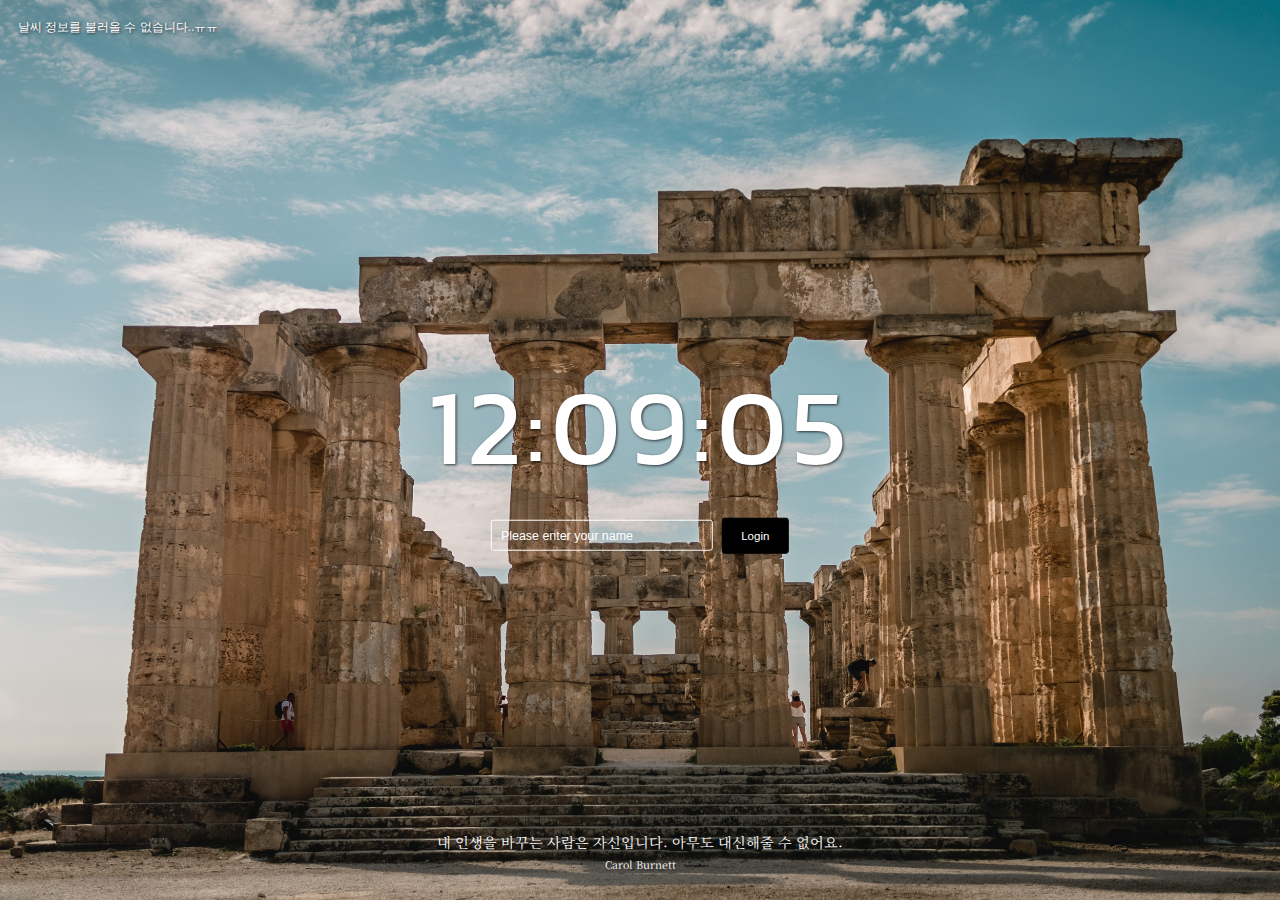
<file: index.html>
<!DOCTYPE html>
<html lang="ko">

<head>
	<meta charset="UTF-8">
	<meta http-equiv="X-UA-Compatible" content="IE=edge">
	<meta name="viewport" content="width=device-width, initial-scale=1.0">
	<link rel="stylesheet" href="css/reset.css">
	<link rel="stylesheet" href="css/style.css">
	<title>Todo List</title>
</head>

<body>
	<div id="content" class="content bg" style="background-image:url('img/01.jpg');">
		<h1 class="hidden-text">Todo List App</h1>
		<div class="center">
			<div id="clock" class="clock">00:00:00</div>
			<div class="login-wrap">
				<form id="login-form" class="login-form hidden">
					<input type="text" class="name-inp" placeholder="Please enter your name" maxlength="15" required />
					<button type="submit" class="btn-comm login-btn">Login</button>
				</form>
				<div id="greeting" class="greeting hidden"></div>
			</div>
			<div class="todo-wrap hidden">
				<form id="todo-form">
					<span class="placeholder">Write a To-do and press enter.</span>
					<input type="text" class="todo-inp" placeholder="" required>
					<div class="inp-line"></div>
				</form>
				<ul id="todo-list" class="todo-list"></ul>
			</div>
		</div>
		<div id="quote" class="quote-wrap">
			<p class="quote"></p>
			<span class="author"></span>
		</div>
		<div id="weather" class="weather-wrap">
			<div class="error"></div>
			<div class="weather">
				<div class="weather-ico">
					<span class="weather-text hidden-text"></span>
				</div>
				<span class="temper"></span>
			</div>
			<div class="city"></div>
		</div>
		<button id="logout" class="btn-comm logout-btn hidden" type="button">Logout</button>
	</div>
	<script src="js/login.js"></script>
	<script src="js/clock.js"></script>
	<script src="js/quotes.js"></script>
	<script src="js/background.js"></script>
	<script src="js/todo.js"></script>
	<script src="js/weather.js"></script>
</body>

</html>
</file>
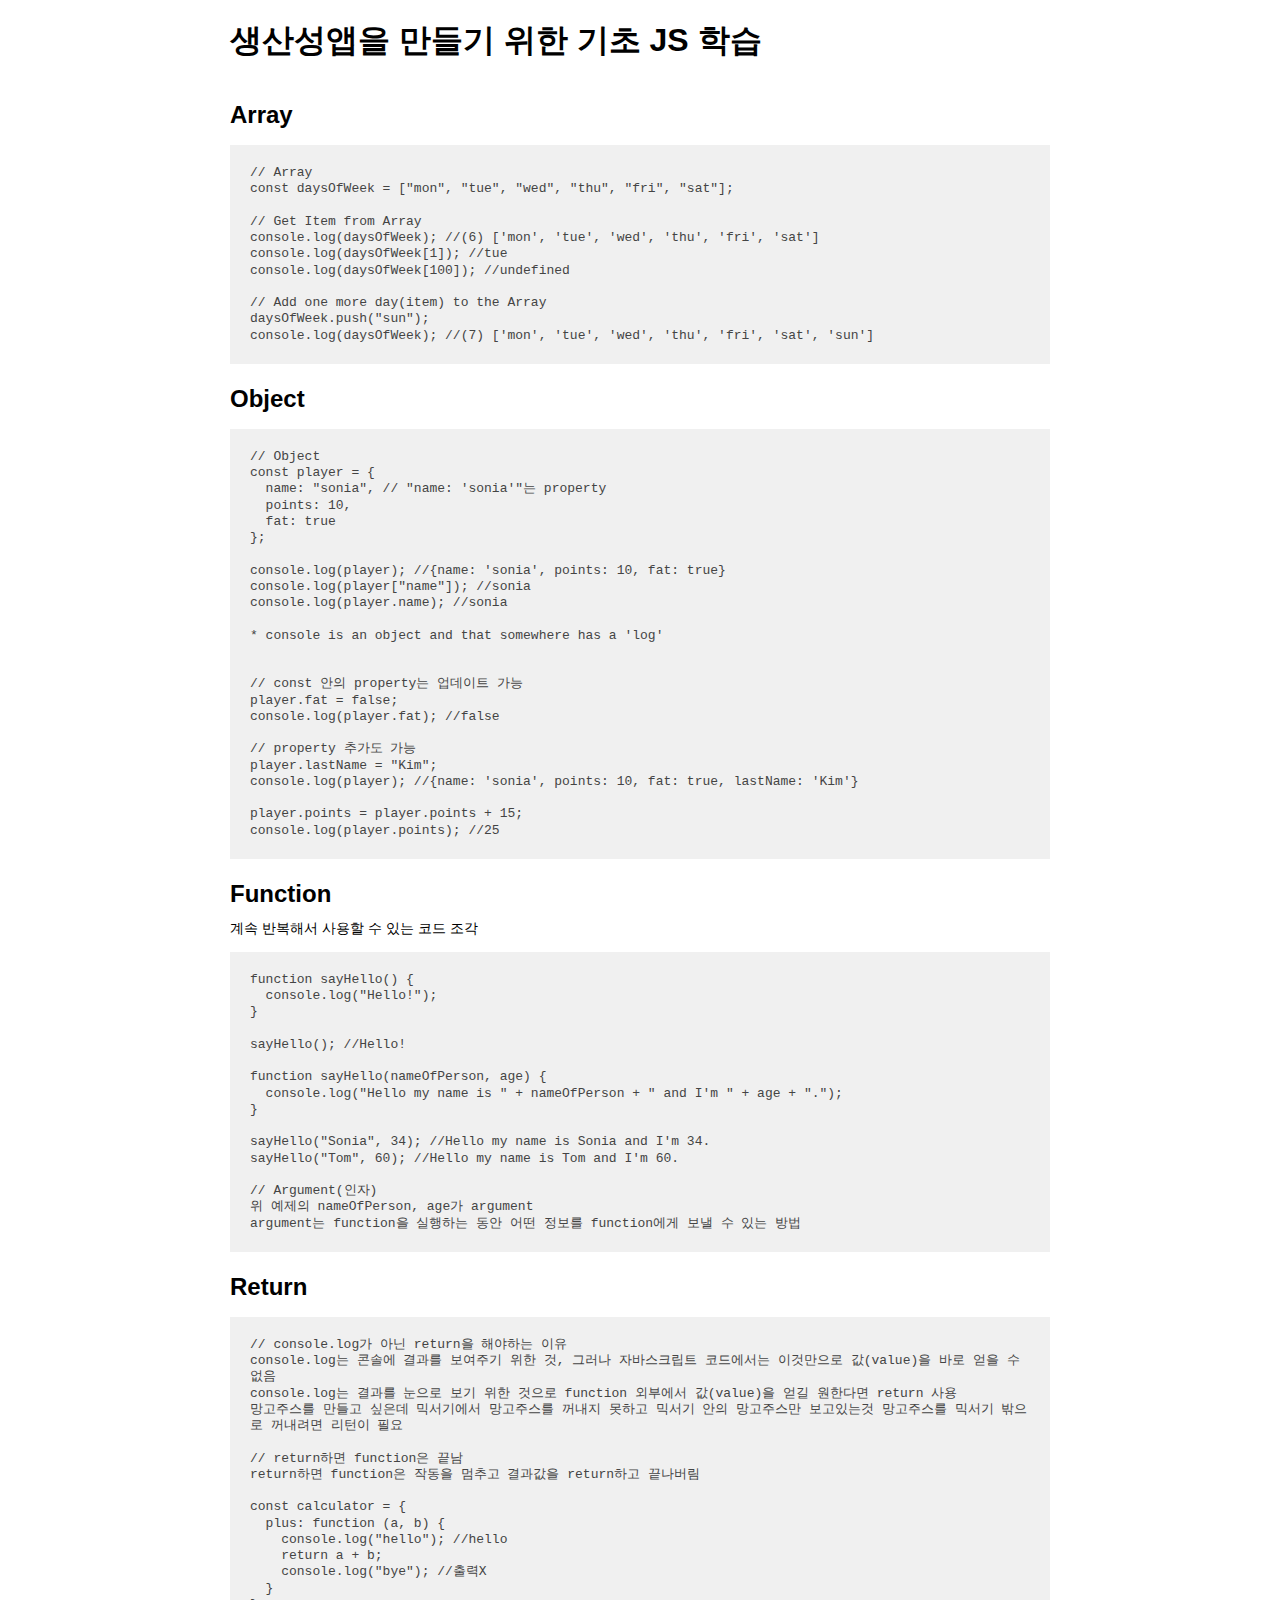
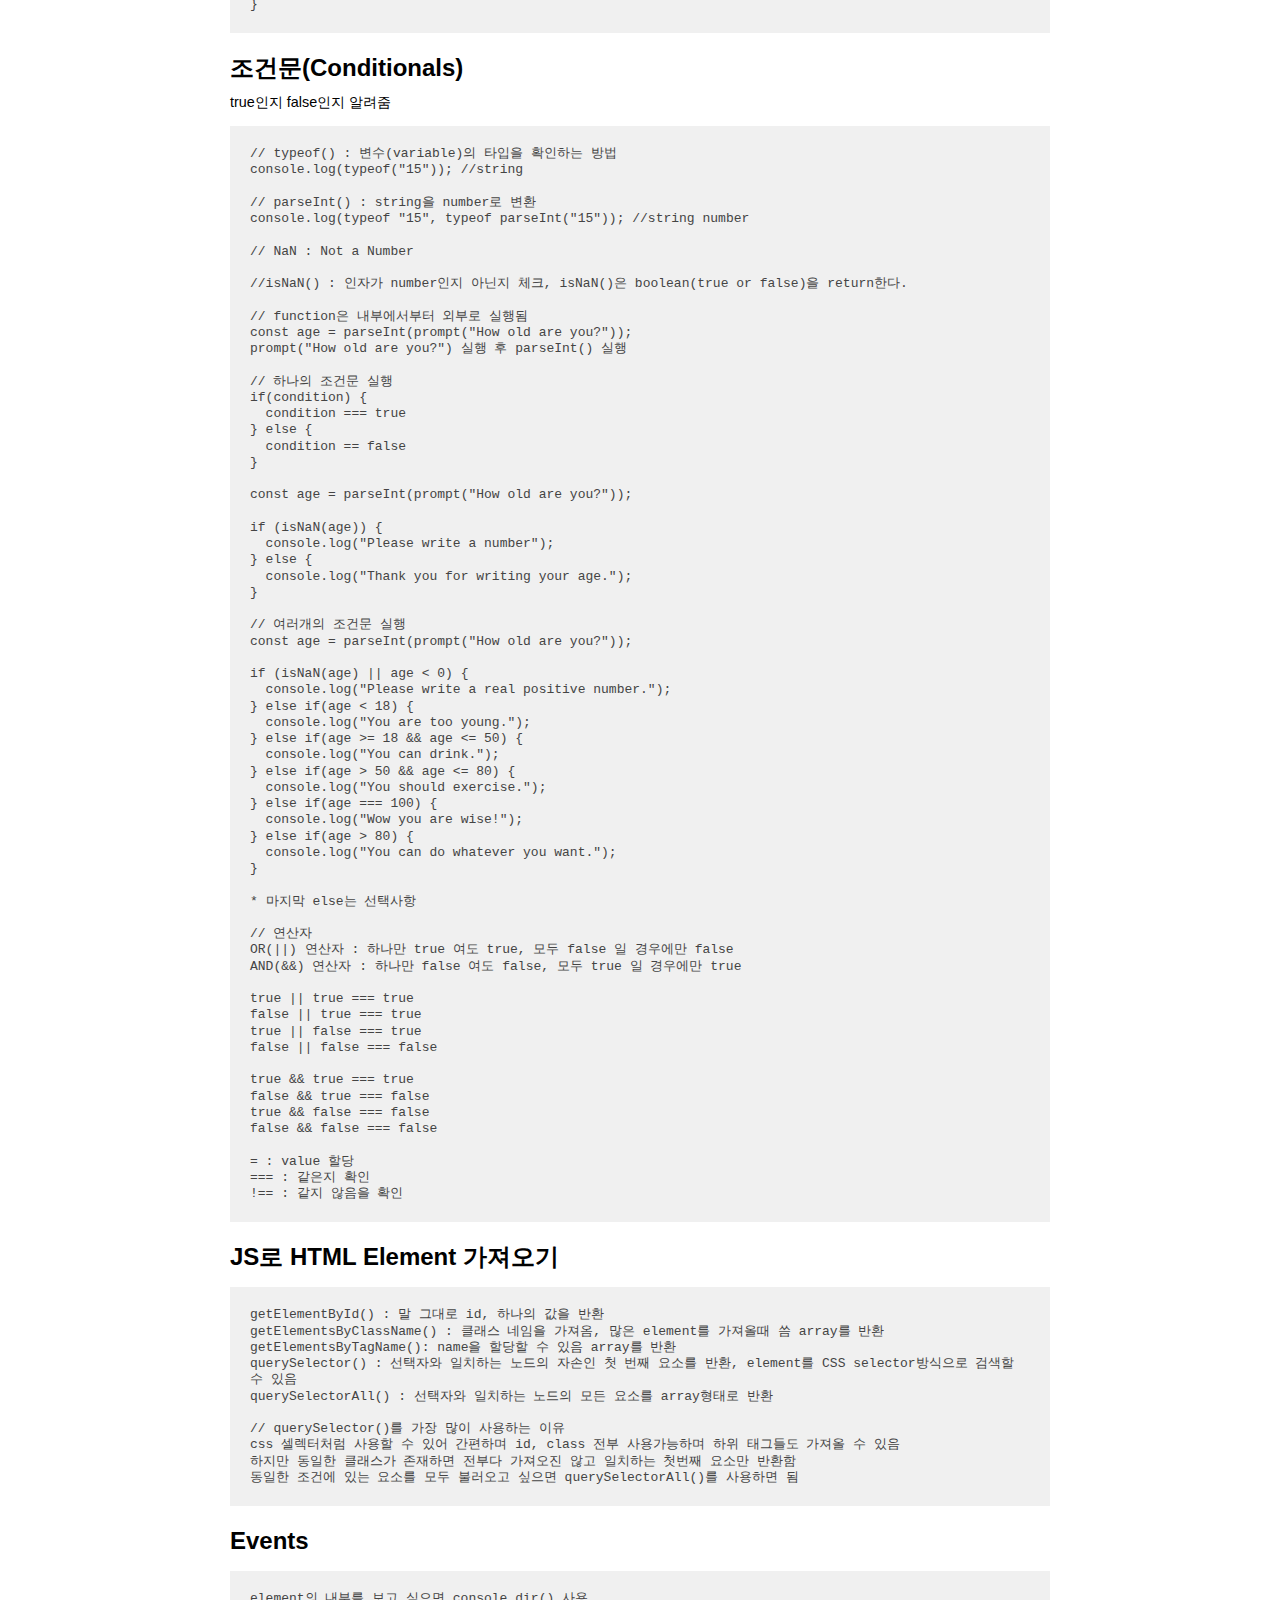
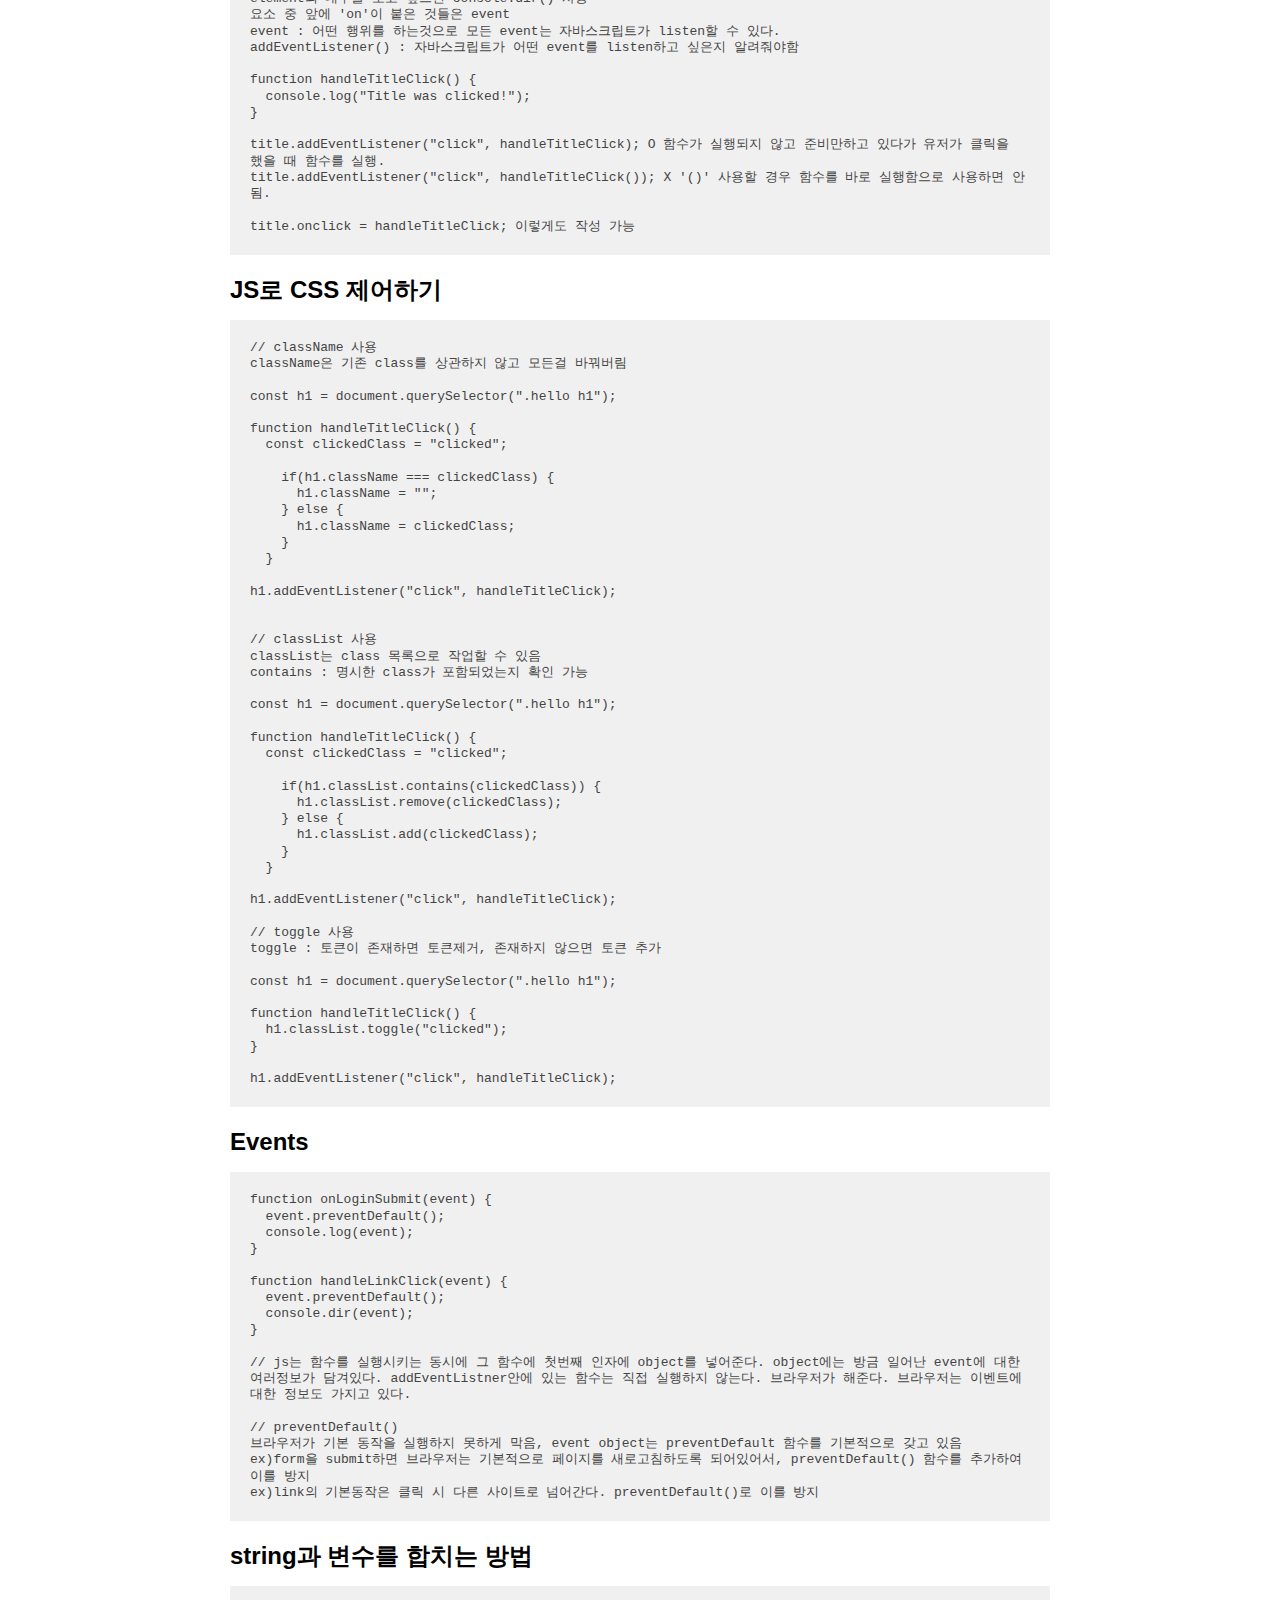
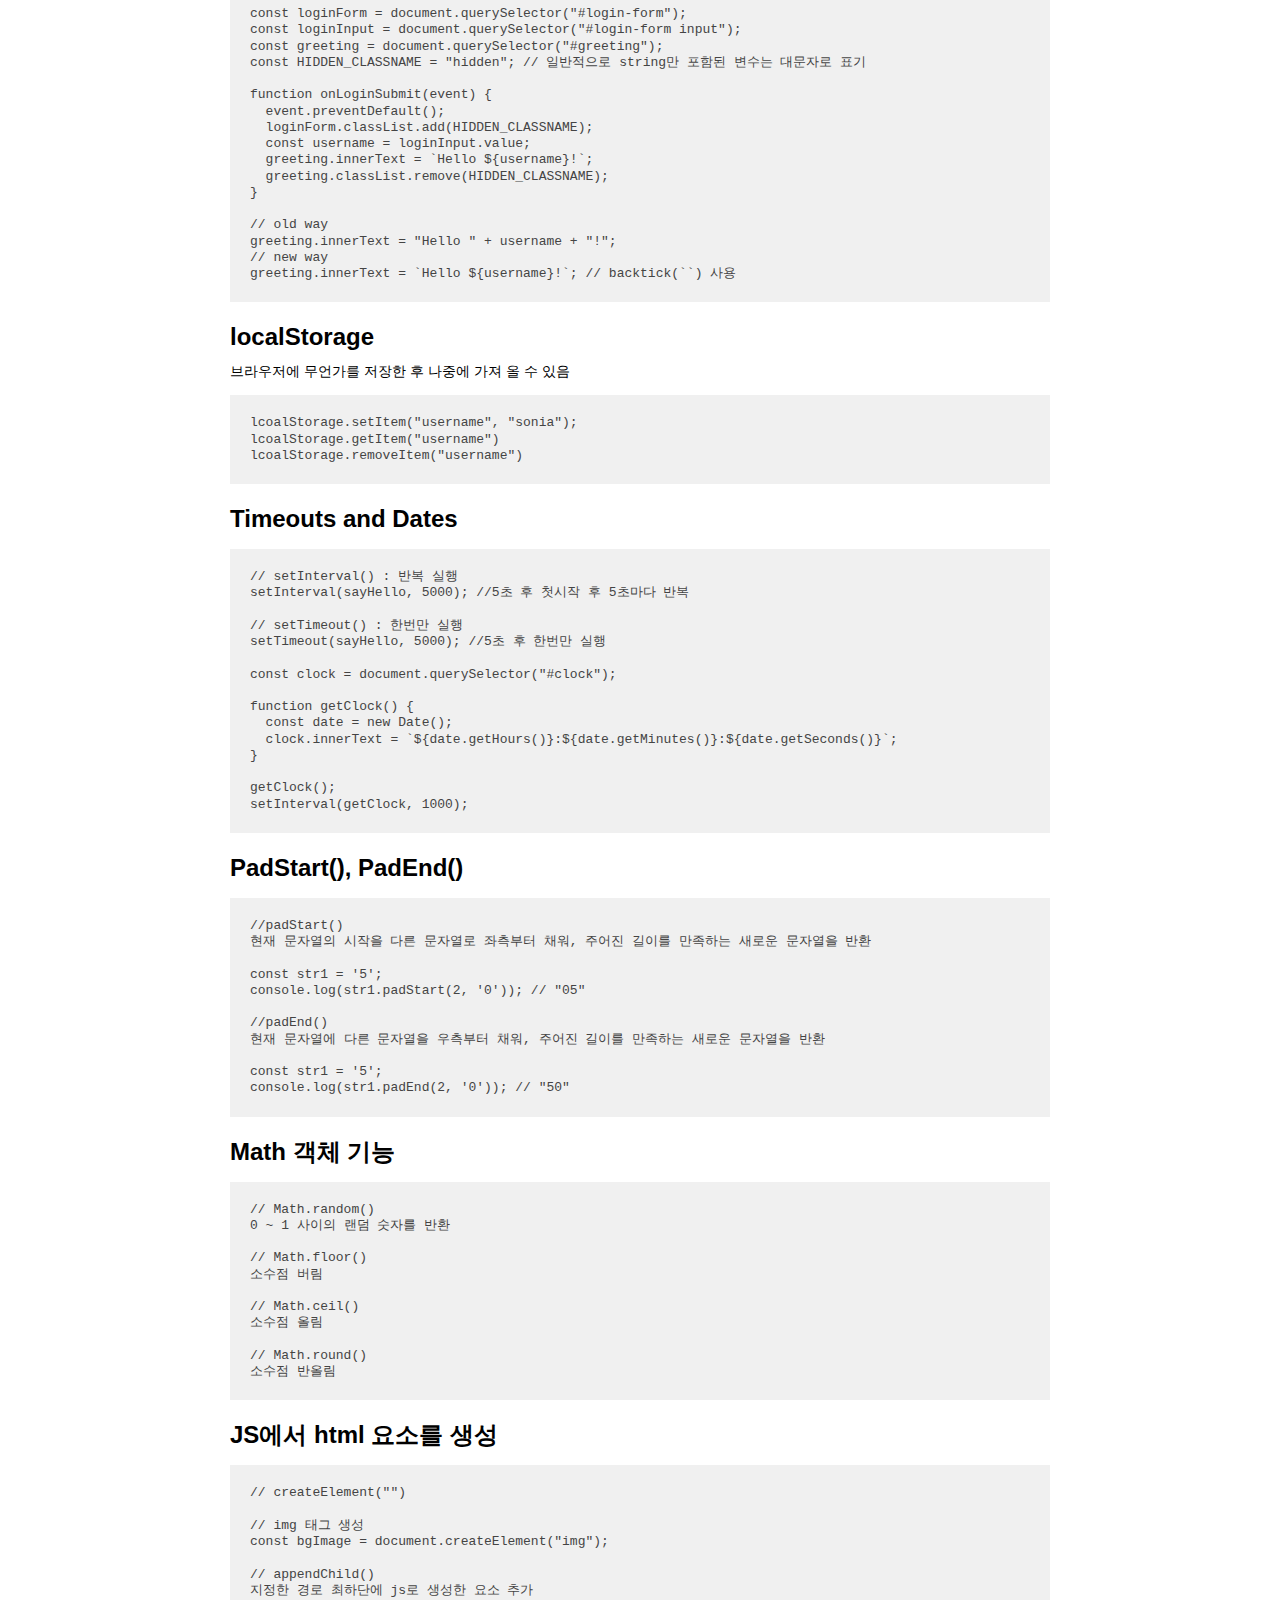
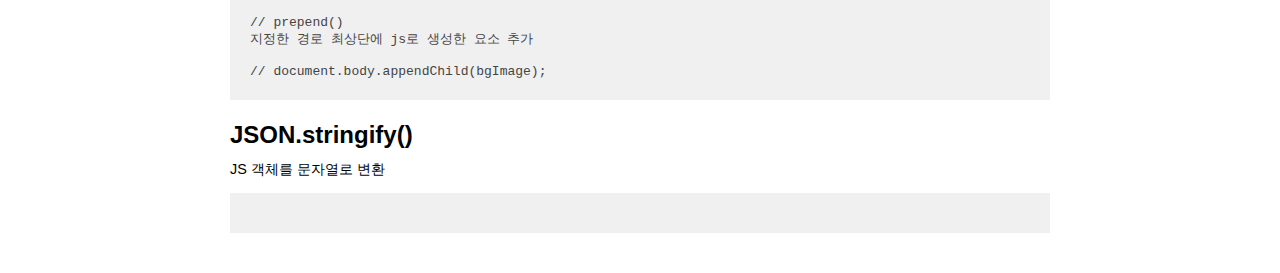
<file: vanilla.html>
<!DOCTYPE html>
<html lang="ko">

<head>
	<meta charset="UTF-8">
	<meta http-equiv="X-UA-Compatible" content="IE=edge">
	<meta name="viewport" content="width=device-width, initial-scale=1.0">
	<title>생산성앱을 만들기 위한 기초 JS 학습</title>
	<style>
		html,body{width:100%;height:100%;margin:0;padding:0;font-size:100%}
		body{font-family:Inter,BlinkMacSystemFont,Segoe UI,Roboto,Oxygen,Ubuntu,Cantarell,Fira Sans,Droid Sans,Helvetica Neue,sans-serif;font-weight:400;font-size:1em;line-height:1.25}
		div,dl,dt,dd,ul,ol,li,h1,h2,h3,h4,h5,h6,pre,code,form,fieldset,legend,input,textarea,p,blockquote,th,td,figure{margin:0;padding:0}
		header,footer,section,article,aside,nav,hgroup,details,menu,figure,figcaption{display:block}
		button,input[type=submit],input[type=reset],input[type=button]{overflow:visible;cursor:pointer}
		input[type=text],input[type=email],input[type=password],input[type=submit],textarea{-webkit-appearance:none}
		input,select,textarea,button{font-family:'Noto Sans KR',sans-serif;font-size:100%;border-radius:0}button{overflow:visible;margin:0;padding:0;border:0;background:transparent}
		ul li{list-style:none}img,fieldset{border:0;vertical-align:top}
		hr{display:none}
		.main-cont{max-width: 860px;margin:0 auto;padding-bottom: 40px;}
		.note-title{padding: 20px;font-size: 2em;}
		.note-section{margin-top:20px;padding: 0 20px;}
		.note-section-title{font-size: 1.5em;}
		.note-section .note-desc{margin-top: 10px;font-size:0.9em;}
		.note-section pre{display: block;overflow-x:auto;margin-top: 15px;padding:20px;color:#444;background-color: #f0f0f0;word-break: break-all;white-space: pre-line;word-wrap: break-word;}
	</style>
</head>

<body>
	<main class="main-wrap">
		<article class="main-cont">
			<h1 class="note-title">생산성앱을 만들기 위한 기초 JS 학습</h1>
			<section class="note-section">
				<h2 class="note-section-title">Array</h2>
				<pre>
				// Array
				const daysOfWeek = ["mon", "tue", "wed", "thu", "fri", "sat"];

				// Get Item from Array
				console.log(daysOfWeek); //(6) ['mon', 'tue', 'wed', 'thu', 'fri', 'sat']
				console.log(daysOfWeek[1]); //tue
				console.log(daysOfWeek[100]); //undefined

				// Add one more day(item) to the Array
				daysOfWeek.push("sun");
				console.log(daysOfWeek); //(7) ['mon', 'tue', 'wed', 'thu', 'fri', 'sat', 'sun']
				</pre>
			</section>

			<section class="note-section">
				<h2 class="note-section-title">Object</h2>
				<pre>
					// Object
					const player = {
						&nbsp;&nbsp;name: "sonia", // "name: 'sonia'"는 property
						&nbsp;&nbsp;points: 10,
						&nbsp;&nbsp;fat: true
					};
		
		            console.log(player); //{name: 'sonia', points: 10, fat: true}
		            console.log(player["name"]); //sonia
		            console.log(player.name); //sonia
		
		            * console is an object and that somewhere has a 'log'
		
		            
		            // const 안의 property는 업데이트 가능
		            player.fat = false;
		            console.log(player.fat); //false
		
		            // property 추가도 가능
		            player.lastName = "Kim";
		            console.log(player); //{name: 'sonia', points: 10, fat: true, lastName: 'Kim'}
		
		            player.points = player.points + 15;
		            console.log(player.points); //25
		        </pre>
			</section>

			<section class="note-section">
				<h2 lass="note-section-title">Function</h2>
				<p class="note-desc">계속 반복해서 사용할 수 있는 코드 조각</p>
				<pre>
					 function sayHello() {
						&nbsp;&nbsp;console.log("Hello!");
		            }
		    
		            sayHello(); //Hello!
		
		            function sayHello(nameOfPerson, age) {
						&nbsp;&nbsp;console.log("Hello my name is " + nameOfPerson + " and I'm " + age + ".");
		            }
		            
		            sayHello("Sonia", 34); //Hello my name is Sonia and I'm 34.
		            sayHello("Tom", 60); //Hello my name is Tom and I'm 60.
		            
					// Argument(인자)
		            위 예제의 nameOfPerson, age가 argument
		            argument는 function을 실행하는 동안 어떤 정보를 function에게 보낼 수 있는 방법
		        </pre>
			</section>

			<section class="note-section">
				<h2 lass="note-section-title">Return</h2>
				<pre>
					// console.log가 아닌 return을 해야하는 이유
					console.log는 콘솔에 결과를 보여주기 위한 것, 그러나 자바스크립트 코드에서는 이것만으로 값(value)을 바로 얻을 수 없음
					console.log는 결과를 눈으로 보기 위한 것으로 function 외부에서 값(value)을 얻길 원한다면 return 사용
					망고주스를 만들고 싶은데 믹서기에서 망고주스를 꺼내지 못하고 믹서기 안의 망고주스만 보고있는것 망고주스를 믹서기 밖으로 꺼내려면 리턴이 필요
					
					// return하면 function은 끝남
					return하면 function은 작동을 멈추고 결과값을 return하고 끝나버림
					
					const calculator = {
						&nbsp;&nbsp;plus: function (a, b) {
							&nbsp;&nbsp;&nbsp;&nbsp;console.log("hello"); //hello
							&nbsp;&nbsp;&nbsp;&nbsp;return a + b;
							&nbsp;&nbsp;&nbsp;&nbsp;console.log("bye"); //출력X
							&nbsp;&nbsp;}
						}
		        </pre>
			</section>
			<section class="note-section">
				<h2 lass="note-section-title">조건문(Conditionals)</h2>
				<p class="note-desc">true인지 false인지 알려줌</p>
				<pre>
					// typeof() : 변수(variable)의 타입을 확인하는 방법
					console.log(typeof("15")); //string
					
					// parseInt() : string을 number로 변환
					console.log(typeof "15", typeof parseInt("15")); //string number
					
					// NaN : Not a Number

					//isNaN() : 인자가 number인지 아닌지 체크, isNaN()은 boolean(true or false)을 return한다.
					
					// function은 내부에서부터 외부로 실행됨
					const age = parseInt(prompt("How old are you?"));
					prompt("How old are you?") 실행 후  parseInt() 실행
					
					// 하나의 조건문 실행
		            if(condition) {
						&nbsp;&nbsp;condition === true
					} else {
						&nbsp;&nbsp;condition == false
					}
					
					const age = parseInt(prompt("How old are you?"));
					
					if (isNaN(age)) {
						&nbsp;&nbsp;console.log("Please write a number");
					} else {
						&nbsp;&nbsp;console.log("Thank you for writing your age.");
					}
					
					// 여러개의 조건문 실행
					const age = parseInt(prompt("How old are you?"));
		
		            if (isNaN(age) || age < 0) {
		                &nbsp;&nbsp;console.log("Please write a real positive number.");
		            } else if(age < 18) {
		                &nbsp;&nbsp;console.log("You are too young.");
		            } else if(age >= 18 && age <= 50) {
		                &nbsp;&nbsp;console.log("You can drink.");
		            } else if(age > 50 && age <= 80) {
		                &nbsp;&nbsp;console.log("You should exercise.");
		            } else if(age === 100) {
		                &nbsp;&nbsp;console.log("Wow you are wise!");
		            } else if(age > 80) {
		                &nbsp;&nbsp;console.log("You can do whatever you want.");
		            }
		            
					* 마지막 else는 선택사항

		            // 연산자
		            OR(||) 연산자 : 하나만 true 여도 true, 모두 false 일 경우에만 false
		            AND(&&) 연산자 : 하나만 false 여도 false, 모두 true 일 경우에만 true
		            
		            true || true === true
		            false || true === true
		            true || false === true
		            false || false === false
		
		            true && true === true
		            false && true === false
		            true && false === false
		            false && false === false
		
		            = : value 할당
		            === : 같은지 확인
		            !== : 같지 않음을 확인
		        </pre>
			</section>
			<section class="note-section">
				<h2 lass="note-section-title">JS로 HTML Element 가져오기</h2>
				<pre>
		            getElementById() : 말 그대로 id, 하나의 값을 반환
		            getElementsByClassName() : 클래스 네임을 가져옴, 많은 element를 가져올때 씀 array를 반환 
		            getElementsByTagName(): name을 할당할 수 있음 array를 반환
		            querySelector() : 선택자와 일치하는 노드의 자손인 첫 번째 요소를 반환, element를 CSS selector방식으로 검색할 수 있음
		            querySelectorAll() : 선택자와 일치하는 노드의 모든 요소를 array형태로 반환
		            
		            // querySelector()를 가장 많이 사용하는 이유
		            css 셀렉터처럼 사용할 수 있어 간편하며 id, class 전부 사용가능하며 하위 태그들도 가져올 수 있음
		            하지만 동일한 클래스가 존재하면 전부다 가져오진 않고 일치하는 첫번째 요소만 반환함
		            동일한 조건에 있는 요소를 모두 불러오고 싶으면 querySelectorAll()를 사용하면 됨
		        </pre>
			</section>

			<section class="note-section">
				<h2 lass="note-section-title">Events</h2>
				<pre>
		            element의 내부를 보고 싶으면 console.dir() 사용
		            요소 중 앞에 'on'이 붙은 것들은 event
		            event : 어떤 행위를 하는것으로 모든 event는 자바스크립트가 listen할 수 있다.
		            addEventListener() : 자바스크립트가 어떤 event를 listen하고 싶은지 알려줘야함
		
		            function handleTitleClick() {
		                &nbsp;&nbsp;console.log("Title was clicked!");
		            }
		            
		            title.addEventListener("click", handleTitleClick); O 함수가 실행되지 않고 준비만하고 있다가 유저가 클릭을 했을 때 함수를 실행. 
		            title.addEventListener("click", handleTitleClick()); X '()' 사용할 경우 함수를 바로 실행함으로 사용하면 안됨. 
		
		            title.onclick = handleTitleClick; 이렇게도 작성 가능
		        </pre>
			</section>

			<section class="note-section">
				<h2 lass="note-section-title">JS로 CSS 제어하기</h2>
				<pre>
		            // className 사용
		            className은 기존 class를 상관하지 않고 모든걸 바꿔버림
		
		            const h1 = document.querySelector(".hello h1");
		
		            function handleTitleClick() {
		                &nbsp;&nbsp;const clickedClass = "clicked";
		
		                &nbsp;&nbsp;&nbsp;&nbsp;if(h1.className === clickedClass) {
		                    &nbsp;&nbsp;&nbsp;&nbsp;&nbsp;&nbsp;h1.className = "";
							&nbsp;&nbsp;&nbsp;&nbsp;} else {
								&nbsp;&nbsp;&nbsp;&nbsp;&nbsp;&nbsp;h1.className = clickedClass;
							&nbsp;&nbsp;&nbsp;&nbsp;}
							&nbsp;&nbsp;}
		
		            h1.addEventListener("click", handleTitleClick);
		
		
		            // classList 사용
		            classList는 class 목록으로 작업할 수 있음
		            contains : 명시한 class가 포함되었는지 확인 가능
		          
		            const h1 = document.querySelector(".hello h1");
		
		            function handleTitleClick() {
		                &nbsp;&nbsp;const clickedClass = "clicked";
		
		                &nbsp;&nbsp;&nbsp;&nbsp;if(h1.classList.contains(clickedClass)) {
		                    &nbsp;&nbsp;&nbsp;&nbsp;&nbsp;&nbsp;h1.classList.remove(clickedClass);
							&nbsp;&nbsp;&nbsp;&nbsp;} else {
								&nbsp;&nbsp;&nbsp;&nbsp;&nbsp;&nbsp;h1.classList.add(clickedClass);
								&nbsp;&nbsp;&nbsp;&nbsp;}
								&nbsp;&nbsp;}
		
		            h1.addEventListener("click", handleTitleClick);
		
		            // toggle 사용
		            toggle : 토큰이 존재하면 토큰제거, 존재하지 않으면 토큰 추가
		
		            const h1 = document.querySelector(".hello h1");
		
		            function handleTitleClick() {    
		                &nbsp;&nbsp;h1.classList.toggle("clicked");
		            }
		
		            h1.addEventListener("click", handleTitleClick);
		        </pre>
			</section>
			<section class="note-section">
				<h2 lass="note-section-title">Events</h2>
				<pre>
		            function onLoginSubmit(event) {
		                &nbsp;&nbsp;event.preventDefault();
		                &nbsp;&nbsp;console.log(event);
		            }

					function handleLinkClick(event) {
						&nbsp;&nbsp;event.preventDefault();
						&nbsp;&nbsp;console.dir(event);
					}

					// js는 함수를 실행시키는 동시에 그 함수에 첫번째 인자에 object를 넣어준다. object에는 방금 일어난 event에 대한 여러정보가 담겨있다. addEventListner안에 있는 함수는 직접 실행하지 않는다. 브라우저가 해준다. 브라우저는 이벤트에 대한 정보도 가지고 있다.
		
		            // preventDefault()
					브라우저가 기본 동작을 실행하지 못하게 막음, event object는 preventDefault 함수를 기본적으로 갖고 있음
		            ex)form을 submit하면 브라우저는 기본적으로 페이지를 새로고침하도록 되어있어서, preventDefault() 함수를 추가하여 이를 방지
					ex)link의 기본동작은 클릭 시 다른 사이트로 넘어간다. preventDefault()로 이를 방지
		        </pre>
			</section>
			<section class="note-section">
				<h2 lass="note-section-title">string과 변수를 합치는 방법</h2>
				<pre>
					const loginForm = document.querySelector("#login-form");
					const loginInput = document.querySelector("#login-form input");
					const greeting = document.querySelector("#greeting");
					const HIDDEN_CLASSNAME = "hidden"; // 일반적으로 string만 포함된 변수는 대문자로 표기

					function onLoginSubmit(event) {
						&nbsp;&nbsp;event.preventDefault();
						&nbsp;&nbsp;loginForm.classList.add(HIDDEN_CLASSNAME);
						&nbsp;&nbsp;const username = loginInput.value;
						&nbsp;&nbsp;greeting.innerText = `Hello ${username}!`;
						&nbsp;&nbsp;greeting.classList.remove(HIDDEN_CLASSNAME);
					}

					// old way
					greeting.innerText = "Hello " + username + "!";
					// new way
					greeting.innerText = `Hello ${username}!`; // backtick(``) 사용
				</pre>
			</section>

			<section class="note-section">
				<h2 lass="note-section-title">localStorage</h2>
				<p class="note-desc">브라우저에 무언가를 저장한 후 나중에 가져 올 수 있음</p>
				<pre>
					lcoalStorage.setItem("username", "sonia");
					lcoalStorage.getItem("username")
					lcoalStorage.removeItem("username")
				</pre>
			</section>

			<section class="note-section">
				<h2 lass="note-section-title">Timeouts and Dates</h2>
				<pre>
					// setInterval() : 반복 실행
					setInterval(sayHello, 5000); //5초 후 첫시작 후 5초마다 반복

					// setTimeout() : 한번만 실행
					setTimeout(sayHello, 5000); //5초 후 한번만 실행

					const clock = document.querySelector("#clock");

					function getClock() {
						&nbsp;&nbsp;const date = new Date();
						&nbsp;&nbsp;clock.innerText = `${date.getHours()}:${date.getMinutes()}:${date.getSeconds()}`;
					}

					getClock();
					setInterval(getClock, 1000);
				</pre>
			</section>
			<section class="note-section">
				<h2 lass="note-section-title">PadStart(), PadEnd()</h2>
				<pre>
					//padStart() 
					현재 문자열의 시작을 다른 문자열로 좌측부터 채워, 주어진 길이를 만족하는 새로운 문자열을 반환

					const str1 = '5';
					console.log(str1.padStart(2, '0')); // "05"

					//padEnd() 
					현재 문자열에 다른 문자열을 우측부터 채워, 주어진 길이를 만족하는 새로운 문자열을 반환
					
					const str1 = '5';
					console.log(str1.padEnd(2, '0')); // "50"
				</pre>
			</section>
			<section class="note-section">
				<h2 lass="note-section-title">Math 객체 기능</h2>
				<pre>
					// Math.random()
					0 ~ 1 사이의 랜덤 숫자를 반환 

					// Math.floor()
					소수점 버림

					// Math.ceil()
					소수점 올림
					
					// Math.round()
					소수점 반올림
				</pre>
			</section>
			<section class="note-section">
				<h2 lass="note-section-title">JS에서 html 요소를 생성</h2>
				<pre>
					// createElement("")

					// img 태그 생성
					const bgImage = document.createElement("img"); 
					
					// appendChild()
					지정한 경로 최하단에 js로 생성한 요소 추가

					// prepend()
					지정한 경로 최상단에 js로 생성한 요소 추가

					// document.body.appendChild(bgImage);
				</pre>
			</section>

			<section class="note-section">
				<h2 lass="note-section-title">JSON.stringify()</h2>
				<p class="note-desc">JS 객체를 문자열로 변환</p>
				<pre>
				</pre>
			</section>
		</article>
	</main>
</body>

</html>
</file>
<file: css/style.css>
@import url('https://fonts.googleapis.com/css2?family=Kanit&display=swap');
@import url('https://fonts.googleapis.com/css2?family=Noto+Serif+KR&display=swap');

body {width: 100%;height: 100%;font-family: Arial, Helvetica, sans-serif;font-size: 30px;line-height:1.5;color: #fff;text-shadow:1px 1px 3px rgb(0 0 0 / 72%);}

.hidden{display:none}
.hidden-text{display: block;overflow: hidden;position: absolute;width: 1px;height: 1px;font-size: 1px;line-height: 1px;clip: rect(1px,1px,1px,1px);}

.content{height: 100vh;}
.bg{background-repeat: no-repeat;background-size: cover;background-position: center;}
.btn-comm{width:60px;height:35px;border-radius: 3px;border:1px solid #000;font-weight:400;font-size:13px;text-align:center;background-color:#000;color:#fff;-webkit-transition: all 0.5s;-o-transition: all 0.5s;transition: all 0.5s;cursor: pointer;box-sizing: content-box;}
.btn-comm:hover{border-color: #fff;}
.center{display:-webkit-box;display:-ms-flexbox;display:flex;position: absolute;top: 50%;left: 50%;width:500px;-webkit-box-orient:vertical;-webkit-box-direction:normal;-ms-flex-direction:column;flex-direction:column;-webkit-transform: translate(-50%,-50%);-ms-transform: translate(-50%,-50%);transform: translate(-50%,-50%);text-align: center;}

.clock{font-size:120px;text-align: center;font-family:'kanit', sans-serif;letter-spacing: 0.05em;}

.login-wrap .name-inp{width: 250px;height: 35px;padding:0 10px;border-radius: 3px;border:2px solid #fff;background-color: transparent;-webkit-transition: 0.3s;-o-transition: 0.3s;transition: 0.3s;-webkit-box-sizing: border-box;box-sizing: border-box;color:#fff}
.login-wrap .name-inp:focus{border-color:#000}
.login-wrap .name-inp::-webkit-input-placeholder{font-size:14px;color:#fff}
.login-wrap .name-inp::-moz-placeholder{font-size:14px;color:#fff}
.login-wrap .name-inp:-ms-input-placeholder{font-size:14px;color:#fff}
.login-wrap .name-inp::-ms-input-placeholder{font-size:14px;color:#fff}
.login-wrap .name-inp::placeholder{font-size:14px;color:#fff}
.login-wrap .greeting{font-size: 48px;}

.todo-wrap{margin-top:20px;}

.todo-wrap .placeholder{display:block;font-size:34px;}
.todo-wrap .todo-inp{width:450px;border:0 none;background-color:transparent;font-size: 24px;color: #fff;}
.todo-wrap .todo-inp:focus{caret-color:#F0FF42}
.todo-wrap .inp-line{position:relative;}
.todo-wrap .inp-line:after{content:'';position:absolute;left:50%;bottom:0;width:450px;height:2px;margin-left:-225px;background-color: #fff;-webkit-transition: 0.3s;-o-transition: 0.3s;transition: 0.3s;}
.todo-wrap .todo-inp:focus + .inp-line:after{background-color:#F0FF42;}
.todo-wrap .todo-list{width:450px;margin:10px auto 0;}
.todo-wrap .todo-list li{display: -webkit-box;display: -ms-flexbox;display: flex;position:relative;height:45px;line-height:45px;-webkit-box-pack: justify;-ms-flex-pack: justify;justify-content: space-between}
.todo-wrap .todo-list li:before{content:'';position: absolute;top:50%;left:0;width:7px;height:2px;background-color:#fff;-webkit-transform: translateY(-50%);-ms-transform: translateY(-50%);transform: translateY(-50%);}
.todo-wrap .todo-list .todo-text{padding-left:15px;font-size:24px}
.todo-wrap .delete-btn{position:relative;width:30px;}
.todo-wrap .delete-btn:after {content: "\00d7"; font-size:30px;}
.todo-wrap .delete-btn:hover{color: #F0FF42;}

.quote-wrap{position: absolute;right:0;bottom: 30px;left: 0;padding:0 20px;text-align: center;font-family: 'Noto Serif KR', serif;}
.quote-wrap .quote{font-size:16px;}
.quote-wrap .author{display: block;margin-top:5px;font-size: 12px;}

.weather-wrap {position: absolute;top:20px;left: 20px;}
.weather-wrap .weather{display:-webkit-box;display:-ms-flexbox;display:flex;-webkit-box-align:center;-ms-flex-align:center;align-items:center;-webkit-box-pack:center;-ms-flex-pack:center;justify-content:center;}
.weather-wrap .weather .weather-ico{width:50px;height:50px;}
.weather-wrap .weather-ico img{display:inline-block;width: 100%;vertical-align: top;}
.weather-wrap .weather .temper{font-family:'kanit', sans-serif;font-size: 18px;}
.weather-wrap .city{font-size: 14px;text-align: center;}
.weather-wrap .error{font-size: 14px;}

.logout-btn{position: absolute;top:20px;;right:20px}

@media screen and (min-width:768px) and (max-width:1440px) {
    .btn-comm{width:4.167vw;height:2.431vw;border-radius:0.208vw;font-size:0.903vw}
    .center{width: 34.722vw;}
    .clock{font-size:8.333vw}

    .login-wrap .name-inp{width:17.361vw;height:2.431vw;padding:0 0.694vw;border-radius:0.208vw;border:0.139vw solid #fff}
    .login-wrap .name-inp::-webkit-input-placeholder{font-size:0.972vw}
    .login-wrap .name-inp::-moz-placeholder{font-size:0.972vw}
    .login-wrap .name-inp:-ms-input-placeholder{font-size:0.972vw}
    .login-wrap .name-inp::-ms-input-placeholder{font-size:0.972vw}
    .login-wrap .name-inp::placeholder{font-size:0.972vw}
    .login-wrap .greeting{font-size:3.333vw}

    .todo-wrap{margin-top:1.389vw}
    .todo-wrap .placeholder{font-size:2.361vw;}
    .todo-wrap .todo-inp{width:31.25vw;font-size:1.667vw}
    .todo-wrap .inp-line:after{width:31.25vw;height:0.139vw;margin-left:-15.625vw}
    .todo-wrap .todo-list{width:31.25vw;margin:0.694vw auto 0;}
    .todo-wrap .todo-list li{height: 3.125vw;line-height: 3.125vw}
    .todo-wrap .todo-list li:before{width:0.486vw;height:0.139vw;background-color:#fff}
    .todo-wrap .todo-list .todo-text{padding-left:1.042vw;font-size:1.667vw;}
    .todo-wrap .delete-btn{width:2.083vw;}
    .todo-wrap .delete-btn:after {font-size:2.083vw;}

    .quote-wrap{bottom:2.083vw;padding:0 1.389vw}
    .quote-wrap .quote{font-size:1.111vw;}
    .quote-wrap .author{margin-top:0.347vw;font-size:0.833vw;}

    .weather-wrap {top:1.389vw;left:1.389vw;}
    .weather-wrap .weather .weather-ico{width:3.472vw;height:3.472vw;}
    .weather-wrap .weather .temper{font-size:1.25vw;}
    .weather-wrap .city{font-size: 0.972vw;}
    .weather-wrap .error{font-size: 0.972vw;}

    .logout-btn{top:1.389vw;;right:1.389vw}
}

@media screen and (max-width:767px) {
    .btn-comm{width:15.625vw;height:9.115vw;border-radius:0.781vw;font-size:3.385vw}
    .center{width: 69.444vw;}
    .clock{font-size:18.229vw}

    .login-wrap .name-inp{width: 65.104vw;height: 9.115vw;padding:0 2.604vw;border-radius:0.781vw;border:0.521vw solid #fff}
    .login-wrap .name-inp::-webkit-input-placeholder{font-size:3.646vw}
    .login-wrap .name-inp::-moz-placeholder{font-size:3.646vw}
    .login-wrap .name-inp:-ms-input-placeholder{font-size:3.646vw}
    .login-wrap .name-inp::-ms-input-placeholder{font-size:3.646vw}
    .login-wrap .name-inp::placeholder{font-size:3.646vw}
    .login-wrap .login-btn{margin-top:2.604vw}
    .login-wrap .greeting{font-size:12.5vw;}

    .todo-wrap{margin-top:5.208vw;}
    .todo-wrap .placeholder{font-size:4.688vw}
    .todo-wrap .todo-inp{width:65.104vw;font-size: 6.25vw;}
    .todo-wrap .inp-line:after{width:65.104vw;height:0.521vw;margin-left:-32.552vw}
    .todo-wrap .todo-list{width:65.104vw;margin:2.604vw auto 0;}
    .todo-wrap .todo-list li{height:10.417vw;line-height:10.417vw;}
    .todo-wrap .todo-list li:before{width:1.823vw;height:0.521vw}
    .todo-wrap .todo-list .todo-text{padding-left:3.906vw;font-size:4.688vw}
    .todo-wrap .delete-btn{width:7.813vw}
    .todo-wrap .delete-btn:after {font-size:7.813vw}

    .quote-wrap{bottom:7.813vw;padding:0 5.208vw}
    .quote-wrap .quote{font-size:4.167vw}
    .quote-wrap .author{margin-top:1.302vw;font-size:3.125vw}

    .weather-wrap {top:5.208vw;left:5.208vw;}
    .weather-wrap .weather .weather-ico{width:13.021vw;height:13.021vw;}
    .weather-wrap .weather .temper{font-size:4.688vw}
    .weather-wrap .city{font-size: 3.646vw}
    .weather-wrap .error{font-size: 3.646vw;}

    .logout-btn{top:5.208vw;;right:5.208vw}
}
</file>
